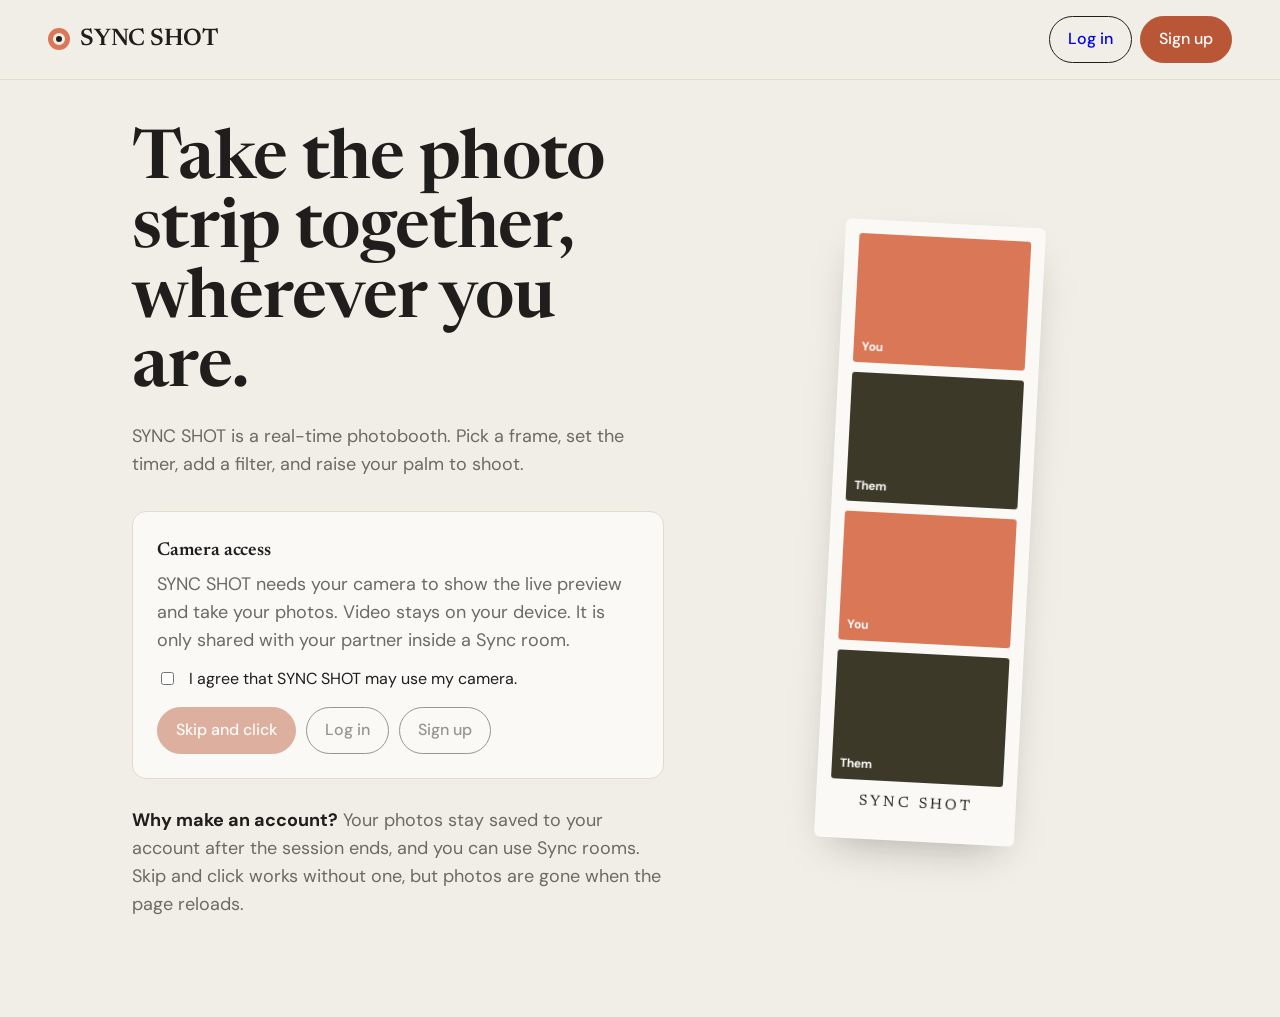
<file: index.html>
<!DOCTYPE html>
<html lang="en">
<head>
<meta charset="utf-8">
<meta name="viewport" content="width=device-width, initial-scale=1">
<title>SYNC SHOT</title>
<link rel="stylesheet" href="https://fonts.googleapis.com/css2?family=Newsreader:opsz,wght@6..72,500;6..72,600&family=DM+Sans:wght@400;500;700&display=swap">
<link rel="stylesheet" href="css/style.css">
</head>
<body>
<header id="hdr"></header>
<main id="app">
<section class="hero">
  <div>
    <h1>Take the photo strip together, wherever you are.</h1>
    <p>SYNC SHOT is a real-time photobooth. Pick a frame, set the timer, add a filter, and raise your palm to shoot.</p>
    <div class="card consent">
      <h3>Camera access</h3>
      <p style="margin:6px 0 0;color:var(--mute)">SYNC SHOT needs your camera to show the live preview and take your photos. Video stays on your device. It is only shared with your partner inside a Sync room.</p>
      <label><input type="checkbox" id="agree"><span>I agree that SYNC SHOT may use my camera.</span></label>
      <div class="row">
        <button class="btn pri" id="skip" disabled>Skip and click</button>
        <button class="btn" id="l2" disabled>Log in</button>
        <button class="btn" id="s2" disabled>Sign up</button>
      </div>
    </div>
    <p class="why"><b style="color:var(--ink)">Why make an account?</b> Your photos stay saved to your account after the session ends, and you can use Sync rooms. Skip and click works without one, but photos are gone when the page reloads.</p>
  </div>
  <div class="strip" aria-hidden="true"><div class="a">You</div><div class="b">Them</div><div class="a">You</div><div class="b">Them</div><small>SYNC SHOT</small></div>
</section>
</main>
<script type="module" src="js/landing.js"></script>
</body>
</html>
</file>
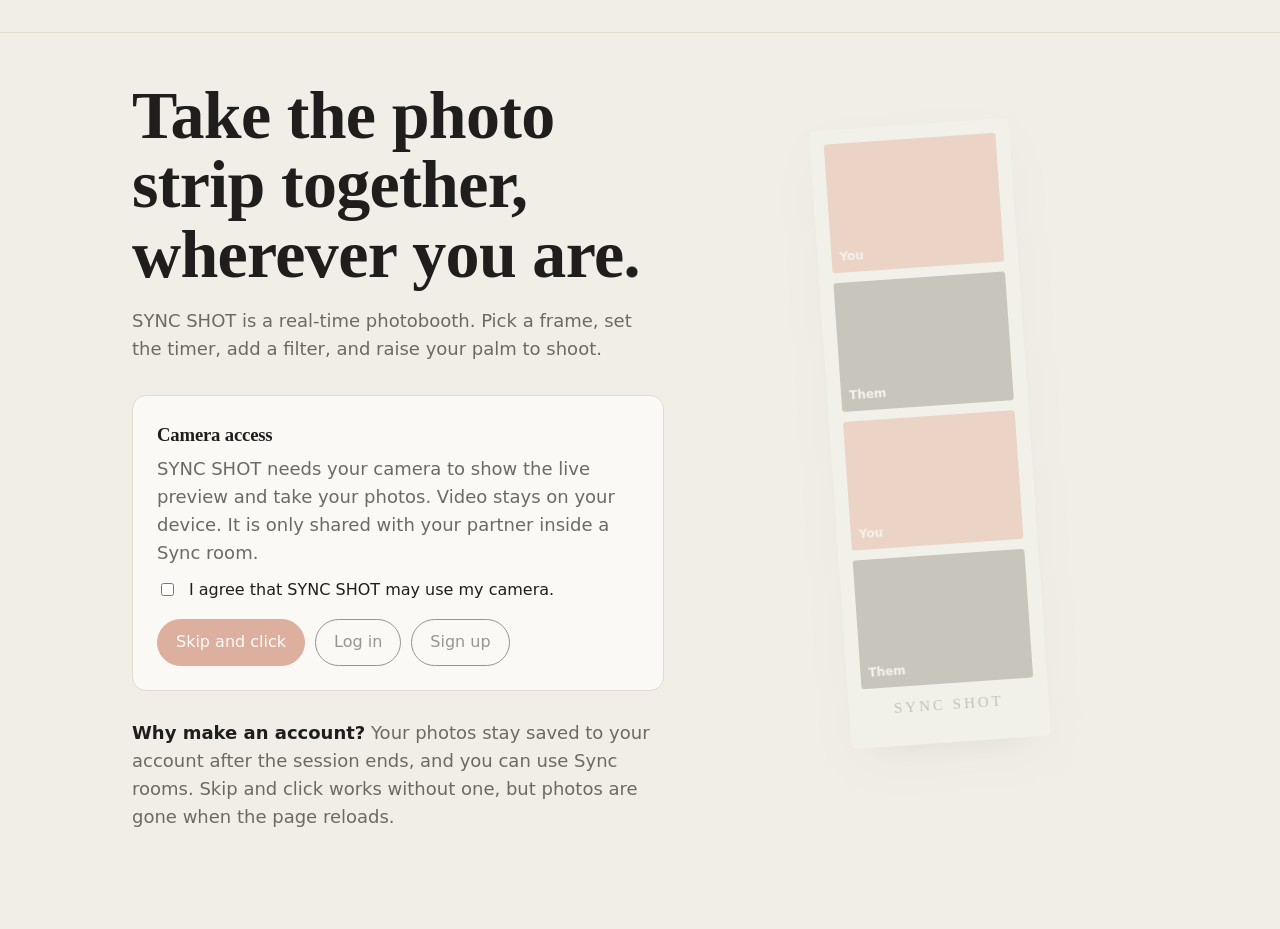
<file: booth.html>
<!DOCTYPE html>
<html lang="en">
<head>
<meta charset="utf-8">
<meta name="viewport" content="width=device-width, initial-scale=1">
<title>Photobooth · SYNC SHOT</title>
<link rel="stylesheet" href="https://fonts.googleapis.com/css2?family=Newsreader:opsz,wght@6..72,500;6..72,600&family=DM+Sans:wght@400;500;700&display=swap">
<link rel="stylesheet" href="css/style.css">
</head>
<body>
<header id="hdr"></header>
<main id="app">
<div id="guestNote"></div>
<div class="mac">
  <div class="mac-bar"><span class="dots" aria-hidden="true"><i></i><i></i><i></i></span><b>SYNC SHOT</b><small id="layoutName"></small></div>
  <div class="screen" id="cam">
    <video id="v" class="srcvid" playsinline muted></video>
    <canvas id="view"></canvas>
    <div class="hud">
      <div class="hl"><span class="live"><i></i>Live</span><span id="pose"></span></div>
      <div class="hr">
        <div class="seg" id="timerSeg" role="group" aria-label="Timer"><button class="btn" data-t="0" aria-pressed="false">Off</button><button class="btn" data-t="5" aria-pressed="true">5s</button><button class="btn" data-t="10" aria-pressed="false">10s</button></div>
        <button class="btn hbtn" id="snd" aria-pressed="true">Sound</button>
      </div>
    </div>
    <div class="ghint" id="gHint" hidden><span id="gTxt"></span><i><b id="gBar"></b></i></div>
    <div class="strength" id="strength" hidden><span id="effName"></span><input type="range" id="amt" min="0" max="100" value="70" aria-label="Effect strength"><b id="av">70%</b></div>
    <div class="count" id="cnt"><svg viewBox="0 0 120 120" aria-hidden="true"><circle class="bg" cx="60" cy="60" r="54"/><circle class="fg" cx="60" cy="60" r="54"/></svg><b id="num"></b></div>
    <div class="flash" id="fl"></div>
    <div class="fxpanel" id="fxPanel" hidden>
      <div class="fxhead"><button class="btn hbtn" id="fxPrev" aria-label="Previous page">&lsaquo;</button><b id="fxTitle"></b><button class="btn hbtn" id="fxNext" aria-label="Next page">&rsaquo;</button><button class="btn hbtn" id="fxClose">Close</button></div>
      <div class="fxgrid" id="fxGrid"></div>
    </div>
  </div>
  <div class="thumbrow" id="thumbs"></div>
  <div class="mac-tools">
    <div class="tl">
      <span class="tipwrap" data-tip="Frame types" id="ftWrap">
        <button class="btn tbtn" id="ftBtn" aria-haspopup="true" aria-expanded="false"><svg width="18" height="18" viewBox="0 0 24 24" fill="none" stroke="currentColor" stroke-width="2" aria-hidden="true"><rect x="3" y="3" width="7" height="7" rx="1"/><rect x="14" y="3" width="7" height="7" rx="1"/><rect x="3" y="14" width="7" height="7" rx="1"/><rect x="14" y="14" width="7" height="7" rx="1"/></svg>Frame</button>
        <div class="pop" id="ftMenu" role="menu" hidden></div>
      </span>
      <span class="tipwrap" data-tip="Raise palm to capture"><button class="btn switch" id="gs" role="switch" aria-checked="false"><i></i><span>Palm</span></button></span>
    </div>
    <button class="shutter" id="shoot" aria-label="Take photo"><span><svg width="30" height="30" viewBox="0 0 24 24" fill="none" stroke="currentColor" stroke-width="2" stroke-linecap="round" stroke-linejoin="round" aria-hidden="true"><path d="M4 8h3l2-2h6l2 2h3v11H4z"/><circle cx="12" cy="13" r="3.5"/></svg></span></button>
    <div class="tr"><button class="btn tbtn" id="reset">Start over</button><button class="btn tbtn" id="fxBtn">Effects</button></div>
  </div>
</div>
<p class="status" id="status" aria-live="polite">Press the shutter when you are ready.</p>
<div class="result" id="res" hidden></div>
</main>
<script type="module" src="js/booth.js"></script>
</body>
</html>
</file>
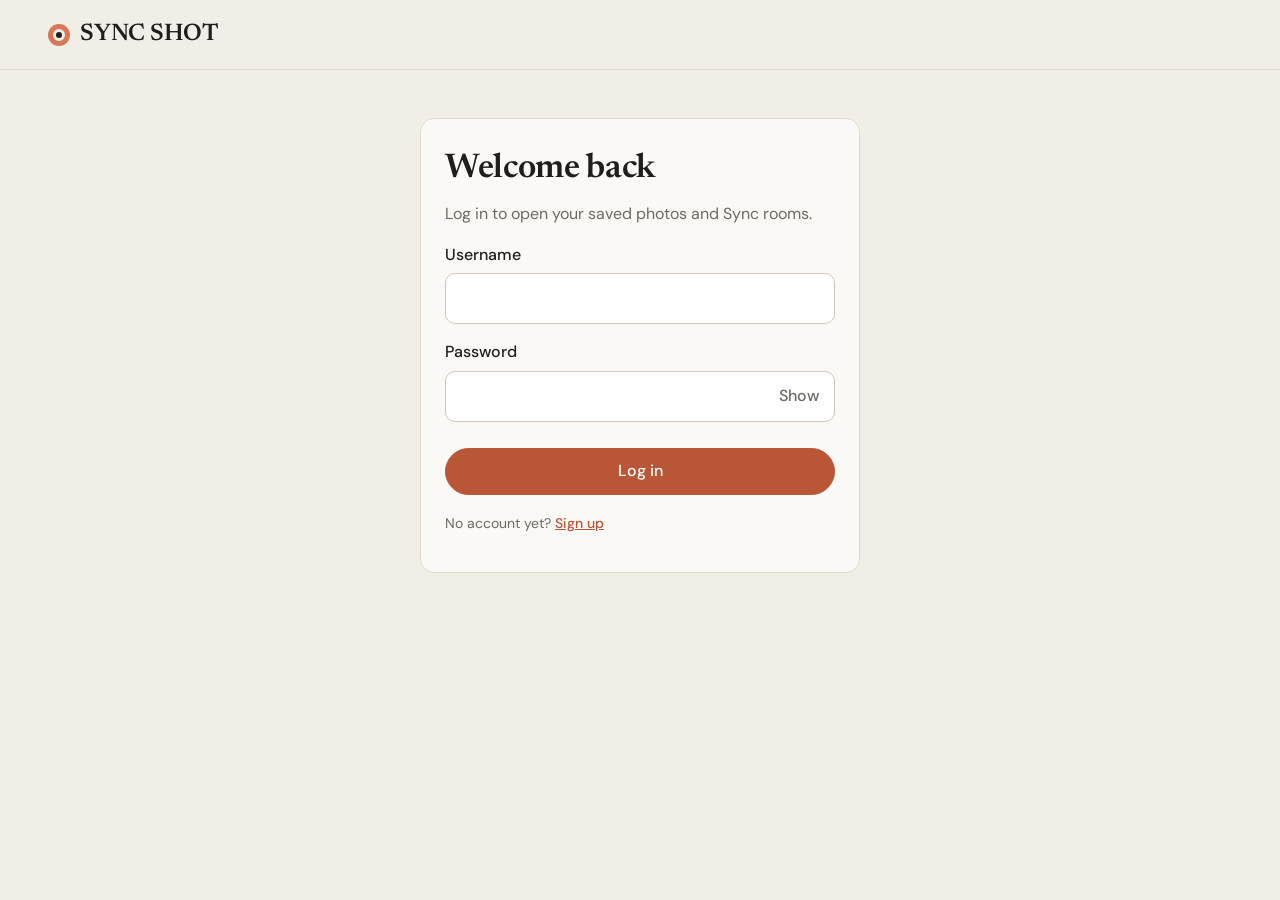
<file: gallery.html>
<!DOCTYPE html>
<html lang="en">
<head>
<meta charset="utf-8">
<meta name="viewport" content="width=device-width, initial-scale=1">
<title>My photos · SYNC SHOT</title>
<link rel="stylesheet" href="https://fonts.googleapis.com/css2?family=Newsreader:opsz,wght@6..72,500;6..72,600&family=DM+Sans:wght@400;500;700&display=swap">
<link rel="stylesheet" href="css/style.css">
</head>
<body>
<header id="hdr"></header>
<main id="app">
<h2 style="font-size:36px">My photos</h2><div class="gal" id="g">Loading…</div>
</main>
<script type="module" src="js/gallery.js"></script>
</body>
</html>
</file>
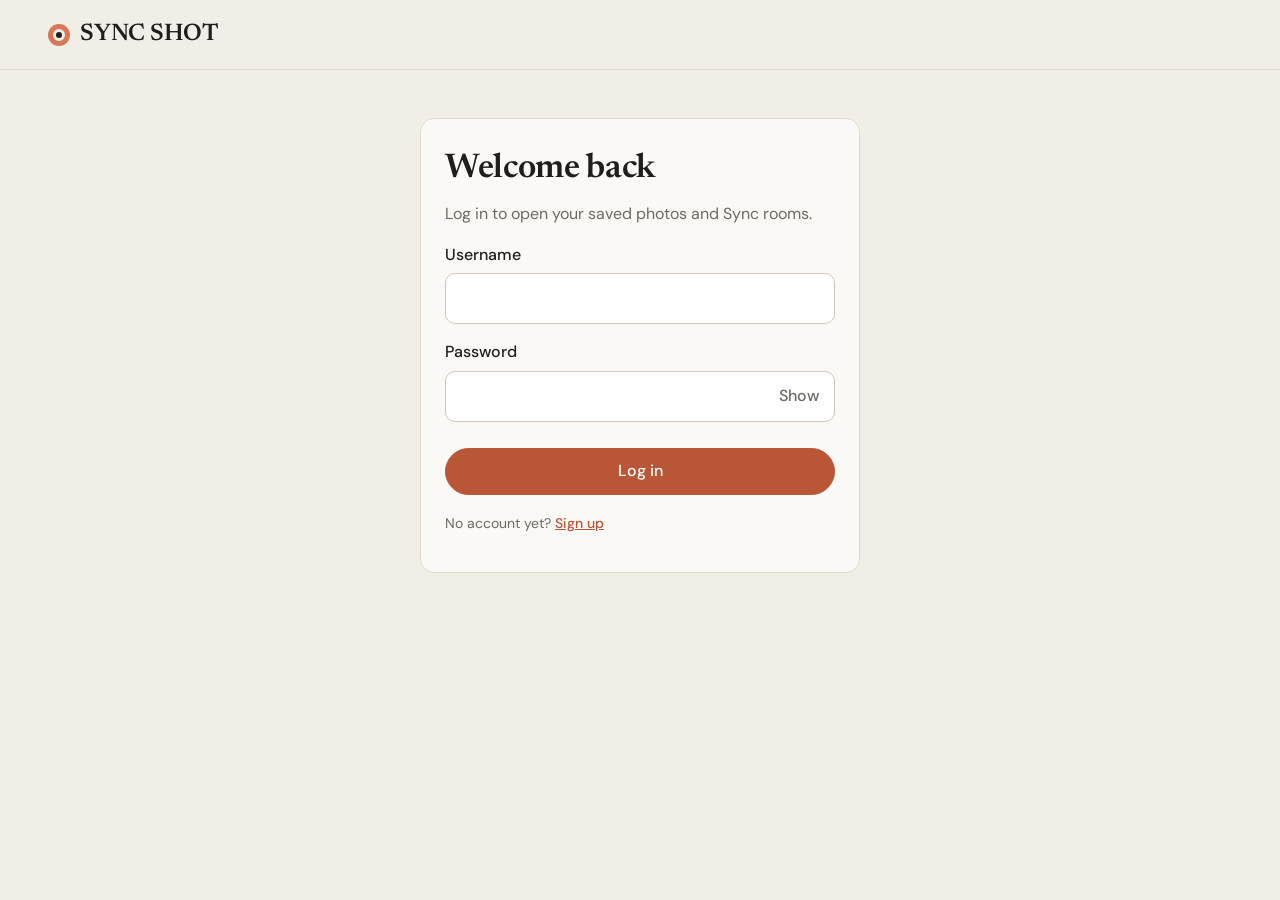
<file: home.html>
<!DOCTYPE html>
<html lang="en">
<head>
<meta charset="utf-8">
<meta name="viewport" content="width=device-width, initial-scale=1">
<title>Home · SYNC SHOT</title>
<link rel="stylesheet" href="https://fonts.googleapis.com/css2?family=Newsreader:opsz,wght@6..72,500;6..72,600&family=DM+Sans:wght@400;500;700&display=swap">
<link rel="stylesheet" href="css/style.css">
</head>
<body>
<header id="hdr"></header>
<main id="app">
<div id="verifyBanner"></div>
<h2 style="font-size:40px" id="hi"></h2><p style="color:var(--mute)">What are we shooting today?</p>
<div class="cards">
  <a class="card tile" href="booth.html"><h3>Photobooth</h3><p>Shoot solo with frames, timer, filters and palm capture.</p></a>
  <a class="card tile" href="sync.html"><h3>Sync with someone</h3><p>Host a room or join one with a code. Two people per room.</p></a>
  <a class="card tile" href="gallery.html"><h3>My photos</h3><p>Everything you saved to your account.</p></a>
</div>
</main>
<script type="module" src="js/home.js"></script>
</body>
</html>
</file>
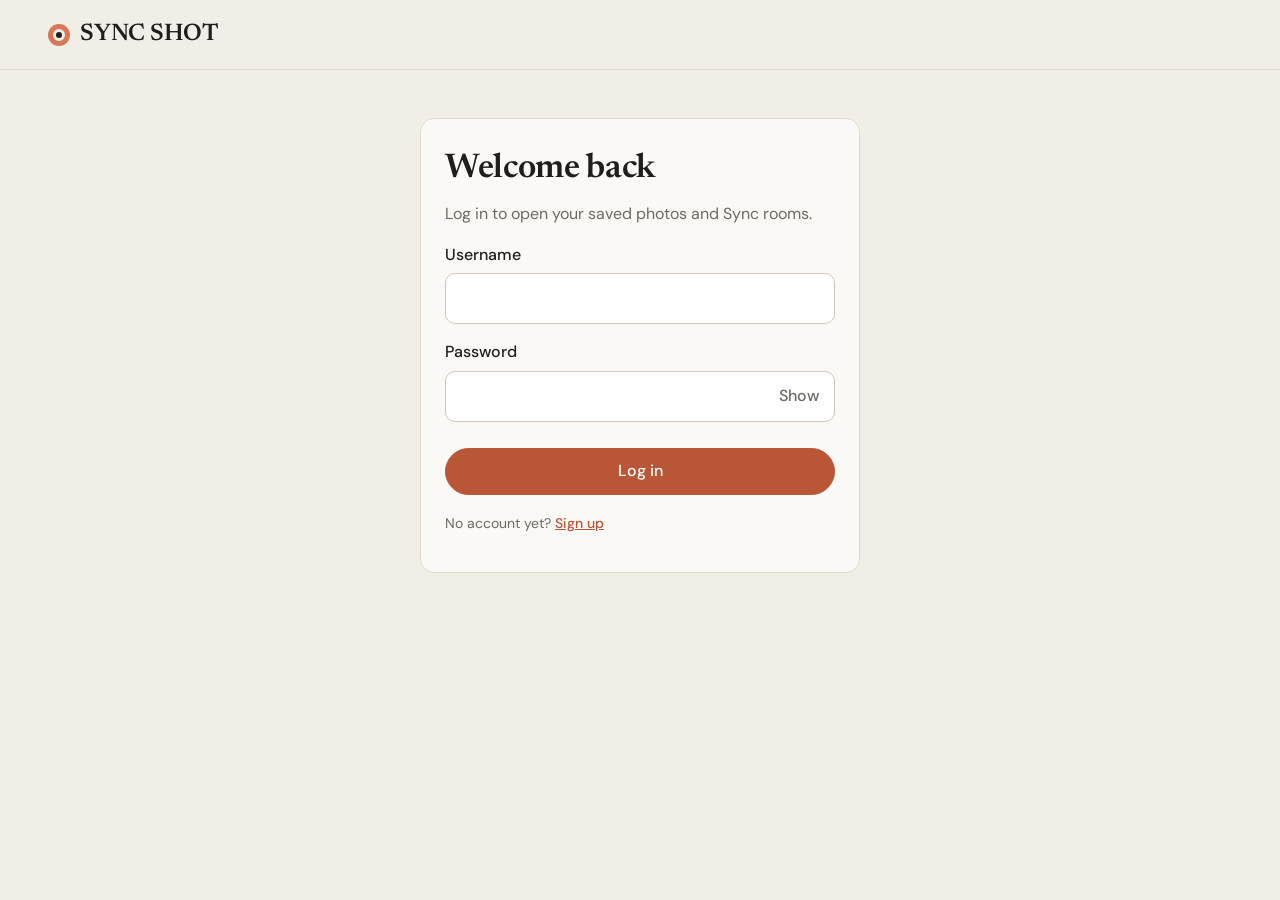
<file: login.html>
<!DOCTYPE html>
<html lang="en">
<head>
<meta charset="utf-8">
<meta name="viewport" content="width=device-width, initial-scale=1">
<title>Log in · SYNC SHOT</title>
<link rel="stylesheet" href="https://fonts.googleapis.com/css2?family=Newsreader:opsz,wght@6..72,500;6..72,600&family=DM+Sans:wght@400;500;700&display=swap">
<link rel="stylesheet" href="css/style.css">
</head>
<body>
<header id="hdr"></header>
<main id="app">
<div class="auth card" id="box"><h2>Welcome back</h2><p style="color:var(--mute);margin:0">Log in to open your saved photos and Sync rooms.</p>
  <div class="field"><label for="un">Username</label><input class="inp" id="un" autocomplete="username"></div>
  <div class="field"><label for="pw">Password</label><div class="pw"><input class="inp" id="pw" type="password" autocomplete="current-password"><button type="button" data-t="pw" aria-label="Show or hide password">Show</button></div></div>
  <div class="msg" id="m"></div>
  <button class="btn pri" id="go" style="width:100%">Log in</button>
  <p class="sw">No account yet? <a href="signup.html">Sign up</a></p></div>
</main>
<script type="module" src="js/login.js"></script>
</body>
</html>
</file>
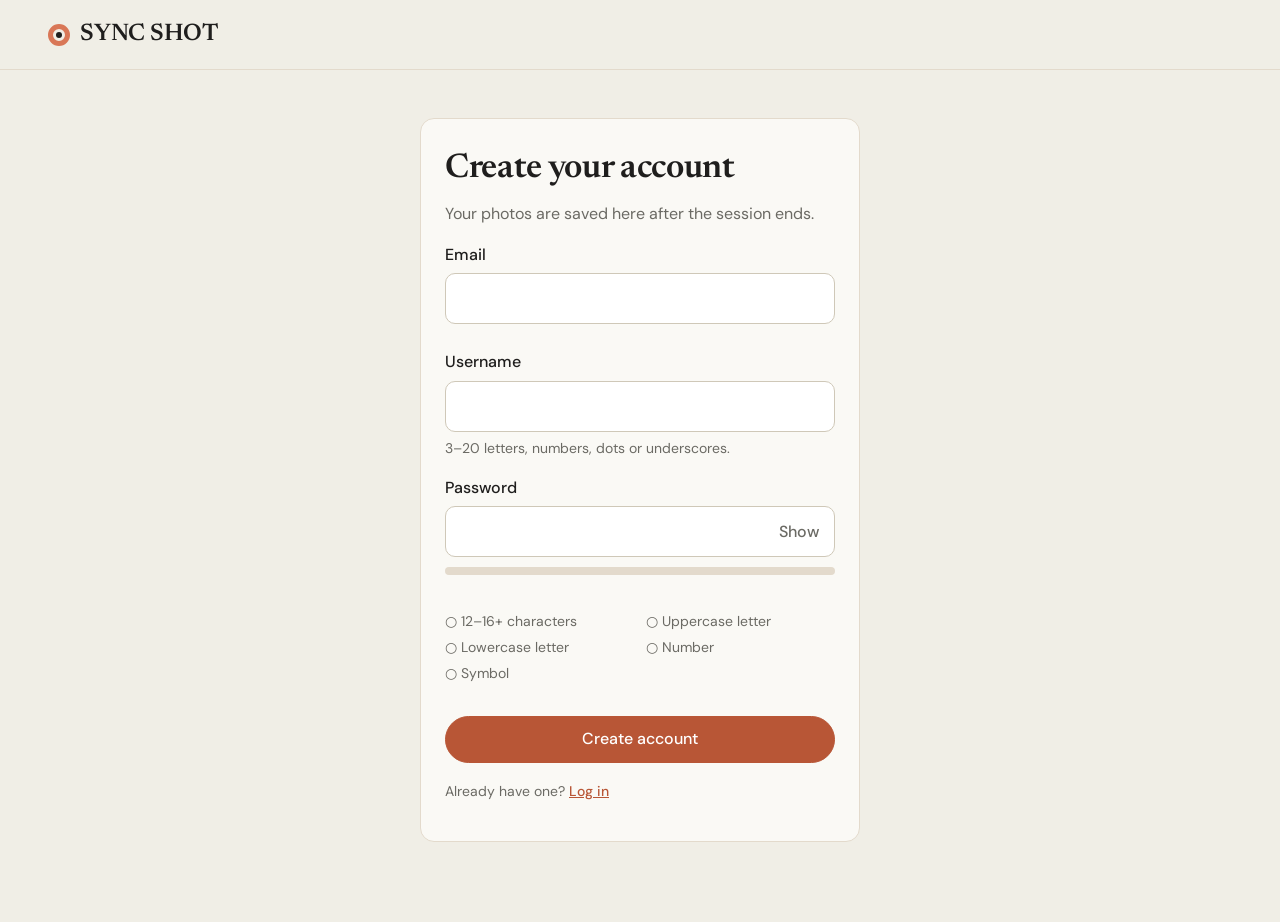
<file: signup.html>
<!DOCTYPE html>
<html lang="en">
<head>
<meta charset="utf-8">
<meta name="viewport" content="width=device-width, initial-scale=1">
<title>Sign up · SYNC SHOT</title>
<link rel="stylesheet" href="https://fonts.googleapis.com/css2?family=Newsreader:opsz,wght@6..72,500;6..72,600&family=DM+Sans:wght@400;500;700&display=swap">
<link rel="stylesheet" href="css/style.css">
</head>
<body>
<header id="hdr"></header>
<main id="app">
<div class="auth card" id="box"><h2>Create your account</h2><p style="color:var(--mute);margin:0">Your photos are saved here after the session ends.</p>
  <div class="field"><label for="em">Email</label><input class="inp" id="em" type="email" autocomplete="email"><div class="msg" id="me"></div></div>
  <div class="field" style="margin-top:0"><label for="un">Username</label><input class="inp" id="un" autocomplete="username"><div class="msg" id="mu">3–20 letters, numbers, dots or underscores.</div></div>
  <div class="field"><label for="pw">Password</label><div class="pw"><input class="inp" id="pw" type="password" autocomplete="new-password"><button type="button" data-t="pw" aria-label="Show or hide password">Show</button></div></div>
  <div class="meter"><b id="bar"></b></div><div class="msg" id="ml"></div>
  <ul class="rules" id="rules"></ul>
  <div class="msg" id="m" style="margin-top:12px"></div>
  <button class="btn pri" id="go" style="width:100%">Create account</button>
  <p class="sw">Already have one? <a href="login.html">Log in</a></p></div>
</main>
<script type="module" src="js/signup.js"></script>
</body>
</html>
</file>
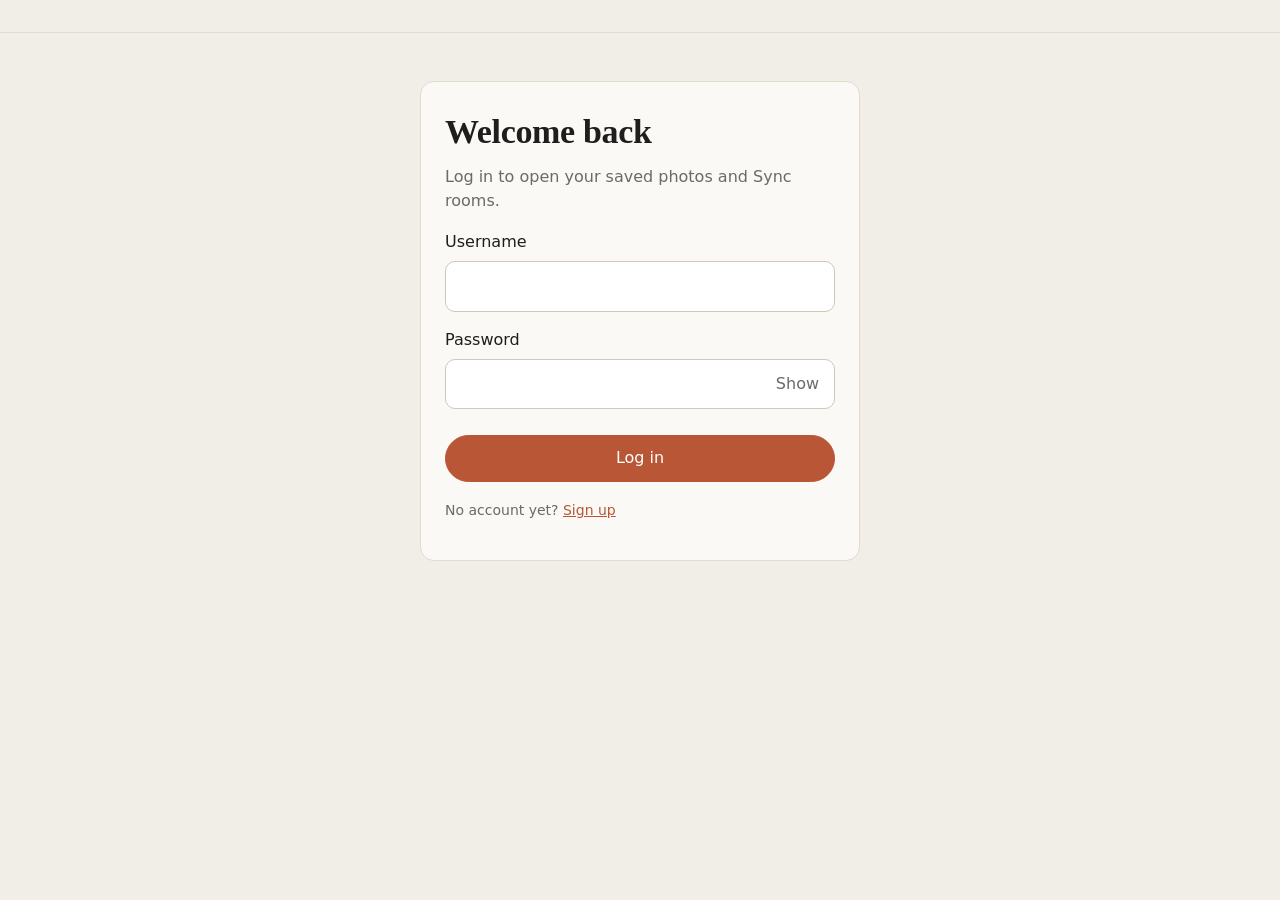
<file: sync.html>
<!DOCTYPE html>
<html lang="en">
<head>
<meta charset="utf-8">
<meta name="viewport" content="width=device-width, initial-scale=1">
<title>Sync · SYNC SHOT</title>
<link rel="stylesheet" href="https://fonts.googleapis.com/css2?family=Newsreader:opsz,wght@6..72,500;6..72,600&family=DM+Sans:wght@400;500;700&display=swap">
<link rel="stylesheet" href="css/style.css">
</head>
<body>
<header id="hdr"></header>
<main id="app">

</main>
<script type="module" src="js/sync.js"></script>
</body>
</html>
</file>
<file: css/style.css>
:root{--bg:#F0EEE6;--ivory:#FAF9F5;--sand:#E3DACC;--ink:#1F1E1D;--mute:#6B6A64;--clay:#B85636;--clay-l:#D97757;--ok:#4F7142;--bad:#B3402A;--r:14px}
*{box-sizing:border-box}
body{margin:0;background:var(--bg);color:var(--ink);font:16px/1.55 'DM Sans',system-ui,sans-serif}
h1,h2,h3,.logo{font-family:'Newsreader',Georgia,serif;font-weight:600;letter-spacing:-.01em;margin:0}
button,input,select{font:inherit;color:inherit}
:focus-visible{outline:3px solid var(--clay-l);outline-offset:2px}
[hidden]{display:none!important}
header{display:flex;align-items:center;justify-content:space-between;padding:16px clamp(16px,4vw,48px);border-bottom:1px solid var(--sand)}
.logo{font-size:24px;display:flex;align-items:center;gap:10px;cursor:pointer;background:none;border:0;padding:0}
.logo i{width:22px;height:22px;border-radius:50%;border:5px solid var(--clay-l);display:inline-block;position:relative}
.logo i::after{content:"";position:absolute;inset:3px;border-radius:50%;background:var(--ink)}
nav{display:flex;gap:8px;align-items:center;flex-wrap:wrap}
.btn{border:1px solid var(--ink);background:transparent;padding:10px 18px;border-radius:999px;cursor:pointer;font-weight:500}
.btn:hover{background:var(--sand)}
.btn.pri{background:var(--clay);border-color:var(--clay);color:#fff}
.btn.pri:hover{background:#9F4527}
.btn:disabled{opacity:.45;cursor:not-allowed}
main{max-width:1080px;margin:0 auto;padding:clamp(20px,4vw,48px) clamp(16px,4vw,32px) 80px}
.hero{display:grid;grid-template-columns:1.1fr .9fr;gap:48px;align-items:center}
.hero h1{font-size:clamp(40px,6vw,68px);line-height:1.02}
.hero p{color:var(--mute);max-width:46ch;font-size:18px}
.strip{justify-self:center;background:var(--ivory);padding:14px 14px 26px;border-radius:6px;box-shadow:0 18px 40px -18px rgba(31,30,29,.35);transform:rotate(3deg);width:200px;display:grid;gap:10px;animation:drop .9s cubic-bezier(.2,.8,.2,1) both}
@keyframes drop{from{transform:translateY(-40px) rotate(-6deg);opacity:0}}
.strip div{aspect-ratio:4/3;border-radius:3px;display:flex;align-items:flex-end;padding:6px 8px;font-size:12px;font-weight:700;color:#fff}
.strip .a{background:var(--clay-l)}.strip .b{background:#3D3929}
.strip small{text-align:center;font-family:'Newsreader',serif;font-size:15px;letter-spacing:.2em}
.card{background:var(--ivory);border:1px solid var(--sand);border-radius:var(--r);padding:24px}
.consent{margin-top:32px;max-width:560px}
.consent label{display:flex;gap:12px;align-items:flex-start;cursor:pointer;margin:12px 0 16px}
.consent input{margin-top:5px;accent-color:var(--clay)}
.why{margin-top:28px;max-width:560px;color:var(--mute)}
.row{display:flex;gap:10px;flex-wrap:wrap;align-items:center}
.auth{max-width:440px;margin:0 auto}
.auth h2{font-size:34px;margin-bottom:6px}
.field{margin:16px 0 0}
.field label{display:block;font-weight:500;margin-bottom:6px}
.inp{width:100%;padding:12px 14px;border:1px solid #CFC8B8;border-radius:10px;background:#fff}
.inp.err{border-color:var(--bad)}
.pw{position:relative}.pw button{position:absolute;right:8px;top:50%;transform:translateY(-50%);border:0;background:none;cursor:pointer;color:var(--mute);font-weight:500;padding:6px 8px}
.msg{font-size:14px;margin-top:6px;min-height:20px;color:var(--mute)}.msg.bad{color:var(--bad)}.msg.good{color:var(--ok)}
.wiggle{animation:wig .45s}
@keyframes wig{20%{transform:translateX(-10px)}40%{transform:translateX(9px)}60%{transform:translateX(-6px)}80%{transform:translateX(4px)}}
.meter{height:8px;background:var(--sand);border-radius:9px;overflow:hidden;margin-top:10px}
.meter b{display:block;height:100%;width:0;transition:width .25s,background .25s}
.rules{list-style:none;padding:0;margin:10px 0 0;font-size:14px;display:grid;grid-template-columns:1fr 1fr;gap:4px 12px;color:var(--mute)}
.rules li::before{content:"○ "}.rules li.ok{color:var(--ok)}.rules li.ok::before{content:"● "}
.sw{margin-top:18px;font-size:14px;color:var(--mute)}
.sw a{color:var(--clay);font-weight:500;cursor:pointer;text-decoration:underline}
.cards{display:grid;grid-template-columns:repeat(auto-fit,minmax(240px,1fr));gap:16px;margin-top:24px}
.tile{text-align:left;cursor:pointer;transition:transform .15s}.tile:hover{transform:translateY(-3px)}
.tile h3{font-size:22px;margin-bottom:4px}.tile p{margin:0;color:var(--mute);font-size:15px}
.booth{display:grid;grid-template-columns:1.5fr 1fr;gap:24px}
.cam{position:relative;aspect-ratio:4/3;background:#2B2A27;border-radius:var(--r);overflow:hidden}
.cam video{width:100%;height:100%;object-fit:cover;transform:scaleX(-1)}
.vig{position:absolute;inset:0;pointer-events:none}
.count{position:absolute;inset:0;display:grid;place-items:center;font:600 120px 'Newsreader',serif;color:#fff;text-shadow:0 4px 24px rgba(0,0,0,.5);pointer-events:none}
.flash{position:absolute;inset:0;background:#fff;opacity:0;pointer-events:none}.flash.on{animation:fl .35s}
@keyframes fl{from{opacity:.9}to{opacity:0}}
.ctl h3{font-size:18px;margin:18px 0 8px}.ctl h3:first-child{margin-top:0}
.chips{display:flex;gap:8px;flex-wrap:wrap}
.chip{padding:7px 14px;border-radius:999px;border:1px solid #CFC8B8;background:#fff;cursor:pointer}
.chip[aria-pressed=true]{background:var(--ink);border-color:var(--ink);color:#fff}
input[type=range]{width:100%;accent-color:var(--clay)}
.thumbs{display:flex;gap:8px;margin-top:14px;flex-wrap:wrap}
.thumbs span{width:64px;aspect-ratio:4/3;border-radius:6px;background:var(--sand);border:2px dashed #CFC8B8;overflow:hidden}
.thumbs span.full{border:0}.thumbs canvas{width:100%;height:100%;display:block}
.result img,.gal img{max-width:100%;border-radius:8px;box-shadow:0 10px 30px -14px rgba(0,0,0,.4)}
.gal{display:grid;grid-template-columns:repeat(auto-fill,minmax(180px,1fr));gap:16px;margin-top:20px}
.back{margin-bottom:18px}
.toast{position:fixed;left:50%;bottom:24px;transform:translateX(-50%);background:var(--ink);color:#fff;padding:12px 20px;border-radius:999px;z-index:9;font-size:15px}
.code{font:600 40px 'Newsreader',serif;letter-spacing:.25em}
.who{display:flex;gap:10px;align-items:center;padding:10px 0;border-bottom:1px solid var(--sand)}
.who em{font-style:normal;font-size:12px;background:var(--sand);padding:2px 10px;border-radius:99px}
.note{font-size:14px;color:var(--mute);margin-top:12px}
@media(max-width:800px){.hero,.booth{grid-template-columns:1fr}.strip{order:-1;width:150px}}
@media(prefers-reduced-motion:reduce){*{animation:none!important;transition:none!important}}
a.logo{text-decoration:none;color:inherit}
a.btn{text-decoration:none;display:inline-block}
a.tile{display:block;color:inherit;text-decoration:none}

.banner{background:#F7E4DA;border:1px solid #E8C2AE;border-radius:var(--r);padding:16px 20px;margin-bottom:24px}
.banner a{color:var(--clay);font-weight:500}

/* ===== effects shared by all buttons ===== */
.btn,.chip,.pcard,.shutter{position:relative;overflow:hidden}
.btn,.chip{transition:transform .12s,background .15s,color .15s}
.btn:active,.chip:active{transform:scale(.95)}
.ripple{position:absolute;border-radius:50%;background:currentColor;opacity:.22;transform:scale(0);animation:rip .6s ease-out forwards;pointer-events:none}
@keyframes rip{to{transform:scale(1);opacity:0}}
.chip[aria-pressed=true]{animation:chipPop .3s}
@keyframes chipPop{40%{transform:scale(1.12)}}
.cf{position:fixed;width:9px;height:14px;border-radius:2px;z-index:20;pointer-events:none}

/* ===== frame previews (layout picker and booth strip) ===== */
.fp{--p:8px;--hole:#F0EEE6;position:relative;display:grid;gap:var(--p);padding:var(--p);width:var(--w,160px);max-width:100%;background:var(--ivory);border-radius:6px;box-shadow:0 14px 30px -16px rgba(31,30,29,.45)}
.fp.fv{--w:150px;grid-template-columns:1fr;padding:var(--p) calc(var(--p)*3.6)}
.fp.fh{--w:100%;grid-template-columns:repeat(4,1fr);padding:calc(var(--p)*3.6) var(--p)}
.fp.fw{--w:220px;grid-template-columns:repeat(2,1fr)}
.fp.fs{--w:260px;grid-template-columns:1fr}
.fp.film{background:#1B1A18}
.fp.film::before,.fp.film::after{content:"";position:absolute;pointer-events:none}
.fp.fv::before,.fp.fv::after{top:var(--p);bottom:var(--p);width:calc(var(--p)*1.2);background:repeating-linear-gradient(to bottom,var(--hole) 0 calc(var(--p)*1.5),transparent calc(var(--p)*1.5) calc(var(--p)*3))}
.fp.fv::before{left:calc(var(--p)*1.2)}.fp.fv::after{right:calc(var(--p)*1.2)}
.fp.fh::before,.fp.fh::after{left:var(--p);right:var(--p);height:calc(var(--p)*1.2);background:repeating-linear-gradient(to right,var(--hole) 0 calc(var(--p)*1.5),transparent calc(var(--p)*1.5) calc(var(--p)*3))}
.fp.fh::before{top:calc(var(--p)*1.2)}.fp.fh::after{bottom:calc(var(--p)*1.2)}
.fp .slot{position:relative;display:grid;place-items:center;aspect-ratio:4/3;background:var(--sand);border-radius:3px;overflow:hidden;color:#A99F8C;font:600 clamp(12px,2vw,18px) 'Newsreader',Georgia,serif}
.fp.film .slot{background:#34312C;color:#7A7365}
.fp .slot.sample{background:radial-gradient(circle at 50% 36%,#B3A68F 0 15%,transparent 16%),radial-gradient(ellipse at 50% 108%,#B3A68F 0 36%,transparent 37%),var(--sand)}
.fp.film .slot.sample{background:radial-gradient(circle at 50% 36%,#7A7365 0 15%,transparent 16%),radial-gradient(ellipse at 50% 108%,#7A7365 0 36%,transparent 37%),#34312C}
.fp .slot canvas{width:100%;height:100%;display:block}
.fp .slot .vg{position:absolute;inset:0;pointer-events:none}
.fp .slot.next{outline:2px dashed var(--clay-l);outline-offset:-4px;animation:nextPulse 1.4s ease-in-out infinite}
@keyframes nextPulse{50%{outline-color:transparent}}
.fp .slot.develop{animation:develop .7s cubic-bezier(.2,.9,.3,1.2)}
@keyframes develop{from{opacity:0;transform:translateY(-16px) scale(1.14) rotate(-3deg);filter:brightness(2.4)}}

/* ===== layout picker ===== */
.pickhead{text-align:center;margin-bottom:32px}
.pickhead h1{font-size:clamp(34px,5vw,54px);line-height:1.05}
.pickhead p{color:var(--mute);max-width:52ch;margin:10px auto 0}
.pick{display:flex;flex-wrap:wrap;gap:22px;justify-content:center;align-items:flex-start}
.pcard{background:var(--ivory);border:1px solid var(--sand);border-radius:18px;padding:18px 18px 16px;cursor:pointer;text-align:center;display:grid;gap:4px;justify-items:center;transition:transform .2s,box-shadow .2s,border-color .2s,opacity .25s}
.pcard:hover,.pcard:focus-visible{transform:translateY(-6px) rotate(-.6deg);border-color:var(--clay-l);box-shadow:0 18px 36px -20px rgba(31,30,29,.5)}
.pcard .pstage{display:grid;place-items:center;margin-bottom:10px;min-height:150px}
.pcard b{font:600 18px 'Newsreader',Georgia,serif}
.pcard small{color:var(--mute)}
.pcard.picked{animation:picked .5s cubic-bezier(.2,.9,.3,1.3) forwards;border-color:var(--clay)}
@keyframes picked{40%{transform:scale(1.07)}to{transform:scale(1.04);box-shadow:0 0 0 4px var(--clay-l)}}
.pick.chosen .pcard:not(.picked){opacity:.3;transform:scale(.95)}
.pick .fp{--p:7px}.pick .fv{--w:104px}.pick .fh{--w:240px}.pick .fw{--w:172px}.pick .fs{--w:200px}

/* ===== interactive booth ===== */
.studio{display:grid;grid-template-columns:minmax(0,1.5fr) minmax(280px,1fr);gap:28px;align-items:start}
.side{display:grid;gap:20px}
.stripcard{display:grid;justify-items:center;gap:12px}
.stripcard h3{margin:0}
.screen{position:relative;aspect-ratio:4/3;background:#23221F;border-radius:20px;overflow:hidden;border:8px solid var(--ivory);box-shadow:0 0 0 1px var(--sand),0 24px 50px -24px rgba(31,30,29,.5)}
.screen video{width:100%;height:100%;object-fit:cover;transform:scaleX(-1);display:block}
.screen.snap{animation:snap .35s}
@keyframes snap{40%{transform:scale(.985)}}
.hud{position:absolute;left:14px;right:14px;top:12px;display:flex;justify-content:space-between;color:#fff;font-size:14px;font-weight:500;text-shadow:0 1px 8px rgba(0,0,0,.55);pointer-events:none}
.live i{display:inline-block;width:9px;height:9px;border-radius:50%;background:var(--clay-l);margin-right:7px;animation:blink 1.4s infinite}
@keyframes blink{50%{opacity:.25}}
.screen .count{display:none;font:inherit;place-items:center;text-shadow:none}
.screen .count.on{display:grid}
.count>*{grid-area:1/1}
.count svg{width:min(46%,190px);height:auto;filter:drop-shadow(0 2px 12px rgba(0,0,0,.5))}
.count circle{fill:none;stroke-width:6}
.count .bg{stroke:rgba(255,255,255,.28)}
.count .fg{stroke:#fff;stroke-linecap:round;stroke-dasharray:339.3;stroke-dashoffset:339.3;transform:rotate(-90deg);transform-origin:60px 60px}
.count.tick .fg{animation:ring 1s linear forwards}
@keyframes ring{to{stroke-dashoffset:0}}
.count b{font:600 clamp(56px,11vw,96px) 'Newsreader',Georgia,serif;color:#fff;text-shadow:0 4px 24px rgba(0,0,0,.5)}
.count.tick b{animation:numPop .6s cubic-bezier(.2,.9,.3,1.4)}
@keyframes numPop{from{transform:scale(1.7);opacity:0}}
.deck{display:flex;align-items:center;justify-content:center;gap:clamp(12px,4vw,36px);margin-top:22px}
.shutter{width:88px;height:88px;border-radius:50%;border:4px solid var(--ink);background:var(--ivory);cursor:pointer;padding:0;display:grid;place-items:center;transition:transform .12s}
.shutter span{width:62px;height:62px;border-radius:50%;background:var(--clay);transition:transform .12s,background .15s}
.shutter:hover span{background:#9F4527}
.shutter:active{transform:scale(.94)}.shutter:active span{transform:scale(.88)}
.shutter.busy span{animation:throb 1s ease-in-out infinite}
@keyframes throb{50%{transform:scale(.8)}}
.shutter:disabled{opacity:.4;cursor:not-allowed}
.status{text-align:center;color:var(--mute);margin:14px 0 0;min-height:26px}
.result{margin-top:40px;text-align:center}
.result .row{justify-content:center}
.slotbar{height:12px;background:var(--ink);border-radius:99px;width:min(100%,560px);margin:0 auto}
.result img{display:block;margin:0 auto;max-height:560px}
.result img.print{animation:printOut 1.6s cubic-bezier(.3,.7,.2,1) both}
@keyframes printOut{from{clip-path:inset(0 0 100% 0);transform:translateY(-30px)}to{clip-path:inset(0);transform:none}}
@media(max-width:800px){.studio{grid-template-columns:1fr}}

/* ===== palm-capture hint on the camera screen ===== */
.ghint{position:absolute;left:50%;bottom:14px;transform:translateX(-50%);display:grid;gap:6px;justify-items:center;background:rgba(31,30,29,.74);color:#fff;padding:8px 16px 10px;border-radius:14px;font-size:14px;font-weight:500;text-align:center;max-width:90%;pointer-events:none}
.ghint i{display:block;width:140px;height:5px;border-radius:9px;background:rgba(255,255,255,.28);overflow:hidden}
.ghint b{display:block;height:100%;width:0;background:var(--clay-l)}

/* ===== Mac Photo Booth style dashboard ===== */
.mac{max-width:820px;margin:0 auto;background:var(--ivory);border:1px solid var(--sand);border-radius:16px;box-shadow:0 30px 60px -30px rgba(31,30,29,.5)}
.mac-bar{display:grid;grid-template-columns:1fr auto 1fr;align-items:center;padding:10px 14px;border-bottom:1px solid var(--sand);border-radius:16px 16px 0 0;background:linear-gradient(#F4F2EA,#E9E5D9)}
.mac-bar b{font:600 16px 'Newsreader',Georgia,serif}
.mac-bar small{justify-self:end;color:var(--mute);font-size:13px}
.dots{display:flex;gap:7px}.dots i{width:12px;height:12px;border-radius:50%;background:#D97757}.dots i:nth-child(2){background:#D9CBB4}.dots i:nth-child(3){background:#B9B2A3}
.mac .screen{width:100%;border:0;border-radius:0;box-shadow:none}
.screen #view{width:100%;height:100%;object-fit:cover;display:block}
.screen video.srcvid{position:absolute;width:1px;height:1px;opacity:0;pointer-events:none}
.hud .hl{display:flex;gap:14px;align-items:center}
.hud .hr{display:flex;gap:8px;align-items:center;pointer-events:auto}
.seg{display:inline-flex;background:rgba(31,30,29,.62);border-radius:99px;padding:3px}
.seg .btn{border:0;color:#fff;padding:3px 12px;font-size:13px;text-shadow:none}
.seg .btn:hover{background:rgba(255,255,255,.18)}
.seg .btn[aria-pressed=true]{background:#fff;color:var(--ink)}
.btn.hbtn{border:0;background:rgba(31,30,29,.62);color:#fff;padding:4px 12px;font-size:13px;text-shadow:none}
.btn.hbtn:hover{background:rgba(31,30,29,.85)}
.hbtn[aria-pressed=false]{opacity:.55}
.ghint{top:56px;bottom:auto}
.strength{position:absolute;left:14px;bottom:14px;display:flex;align-items:center;gap:10px;background:rgba(31,30,29,.72);color:#fff;padding:7px 14px;border-radius:99px;font-size:13px}
.strength input{width:120px}
.fxpanel{position:absolute;inset:0;background:rgba(27,26,24,.95);display:flex;flex-direction:column;padding:12px;gap:10px;z-index:4}
.fxhead{display:flex;align-items:center;gap:10px;color:#fff}
.fxhead b{flex:1;text-align:center;font:600 18px 'Newsreader',Georgia,serif}
.fxgrid{flex:1;display:grid;grid-template-columns:repeat(3,1fr);grid-template-rows:repeat(3,1fr);gap:10px;min-height:0}
.btn.fxtile{padding:0;border:2px solid transparent;border-radius:10px;background:#000;display:block;color:#fff;min-height:0}
.fxtile canvas{width:100%;height:100%;object-fit:cover;display:block}
.fxtile span{position:absolute;left:0;right:0;bottom:0;padding:16px 6px 5px;font-size:13px;text-align:center;background:linear-gradient(transparent,rgba(0,0,0,.72))}
.fxtile.on{border-color:var(--clay-l)}
.thumbrow{display:flex;gap:8px;justify-content:center;padding:10px;background:#EFEBDF;min-height:68px}
.thumbrow .th{width:72px;aspect-ratio:4/3;border-radius:5px;background:var(--sand);border:2px dashed #CFC8B8;overflow:hidden;display:block}
.thumbrow .th.full{border:0;animation:none}
.thumbrow .th.develop{animation:develop .7s cubic-bezier(.2,.9,.3,1.2)}
.thumbrow .th.next{border-color:var(--clay-l);animation:nextPulse 1.4s ease-in-out infinite}
.thumbrow canvas{width:100%;height:100%;display:block}
.mac-tools{display:grid;grid-template-columns:1fr auto 1fr;align-items:center;gap:12px;padding:14px 18px;background:#F4F2EA;border-top:1px solid var(--sand);border-radius:0 0 16px 16px}
.tl{display:flex;gap:12px;align-items:center}
.tr{display:flex;gap:10px;justify-content:flex-end;flex-wrap:wrap}
.btn.tbtn{display:inline-flex;align-items:center;gap:8px;background:#fff;border-color:#CFC8B8;padding:8px 14px}
.btn.tbtn:hover{background:var(--sand)}
.mac-tools .shutter span{display:grid;place-items:center;color:#fff}
.tipwrap{position:relative;display:inline-block}
.tipwrap:hover::after,.tipwrap:focus-within::after{content:attr(data-tip);position:absolute;bottom:calc(100% + 10px);left:50%;transform:translateX(-50%);background:var(--ink);color:#fff;font-size:13px;padding:5px 10px;border-radius:8px;white-space:nowrap;pointer-events:none;z-index:7}
.tipwrap.open::after{display:none}
.btn.switch{display:inline-flex;align-items:center;gap:10px;background:#fff;border-color:#CFC8B8;padding:6px 14px 6px 8px}
.btn.switch:hover{background:var(--sand)}
.switch i{width:34px;height:20px;border-radius:99px;background:#CFC8B8;position:relative;transition:background .2s;flex:none}
.switch i::after{content:"";position:absolute;top:2px;left:2px;width:16px;height:16px;border-radius:50%;background:#fff;transition:transform .2s}
.switch[aria-checked=true] i{background:var(--clay)}
.switch[aria-checked=true] i::after{transform:translateX(14px)}
.pop{position:absolute;left:0;bottom:calc(100% + 12px);background:var(--ivory);border:1px solid var(--sand);border-radius:14px;box-shadow:0 18px 40px -16px rgba(31,30,29,.5);padding:8px;display:grid;gap:4px;min-width:240px;z-index:6}
.btn.opt{display:flex;align-items:center;gap:12px;border:0;border-radius:10px;padding:8px 10px;width:100%;text-align:left;justify-content:flex-start}
.btn.opt[aria-checked=true]{background:#F7E4DA}
.opt small{color:var(--mute)}
.opt .ic{width:62px;display:grid;place-items:center;flex:none}
.pop .fp{--p:3px;box-shadow:none}.pop .fv{--w:30px}.pop .fh{--w:60px}.pop .fw{--w:42px}.pop .fs{--w:46px}
@media(max-width:640px){.mac-tools{grid-template-columns:1fr 1fr}.mac-tools .shutter{grid-column:1/-1;order:-1;justify-self:center}.fxtile span{font-size:11px}}

/* effect canvas covers the live video only while an effect is on */
.screen #view{position:absolute;inset:0}
.screen #view[hidden]{display:none}

/* ===== frame designs and text editor (after the shots) ===== */
.editor{display:grid;grid-template-columns:minmax(0,1fr) 340px;gap:28px;align-items:start;text-align:left}
.pvwrap{background:#EFEBDF;border-radius:16px;padding:24px;display:grid;place-items:center}
.pvwrap canvas{max-width:100%;max-height:640px;width:auto;height:auto;box-shadow:0 14px 34px -16px rgba(31,30,29,.55)}
.result canvas.print{animation:printOut 1.6s cubic-bezier(.3,.7,.2,1) both}
.edit h3{font-size:18px;margin:0 0 10px}.edit h3:not(:first-child){margin-top:22px}
.designs{display:grid;grid-template-columns:repeat(4,1fr);gap:8px}
.dsw{display:grid;gap:4px;justify-items:center;padding:6px 2px 4px;border:2px solid transparent;border-radius:12px;background:#fff;cursor:pointer;font-size:12px;color:var(--ink);transition:transform .12s,border-color .15s}
.dsw:hover{transform:translateY(-2px);border-color:var(--sand)}
.dsw:active{transform:scale(.95)}
.dsw[aria-pressed=true]{border-color:var(--clay);background:#F7E4DA}
.dsw .sw{display:grid;place-items:center;width:100%;height:68px}
.dsw canvas{height:68px;width:auto;max-width:100%;object-fit:contain;border-radius:3px;box-shadow:0 3px 8px -4px rgba(0,0,0,.5)}
.edit .row{justify-content:flex-start}
@media(max-width:800px){.editor{grid-template-columns:1fr}}
.result{scroll-margin-top:80px}
</file>
